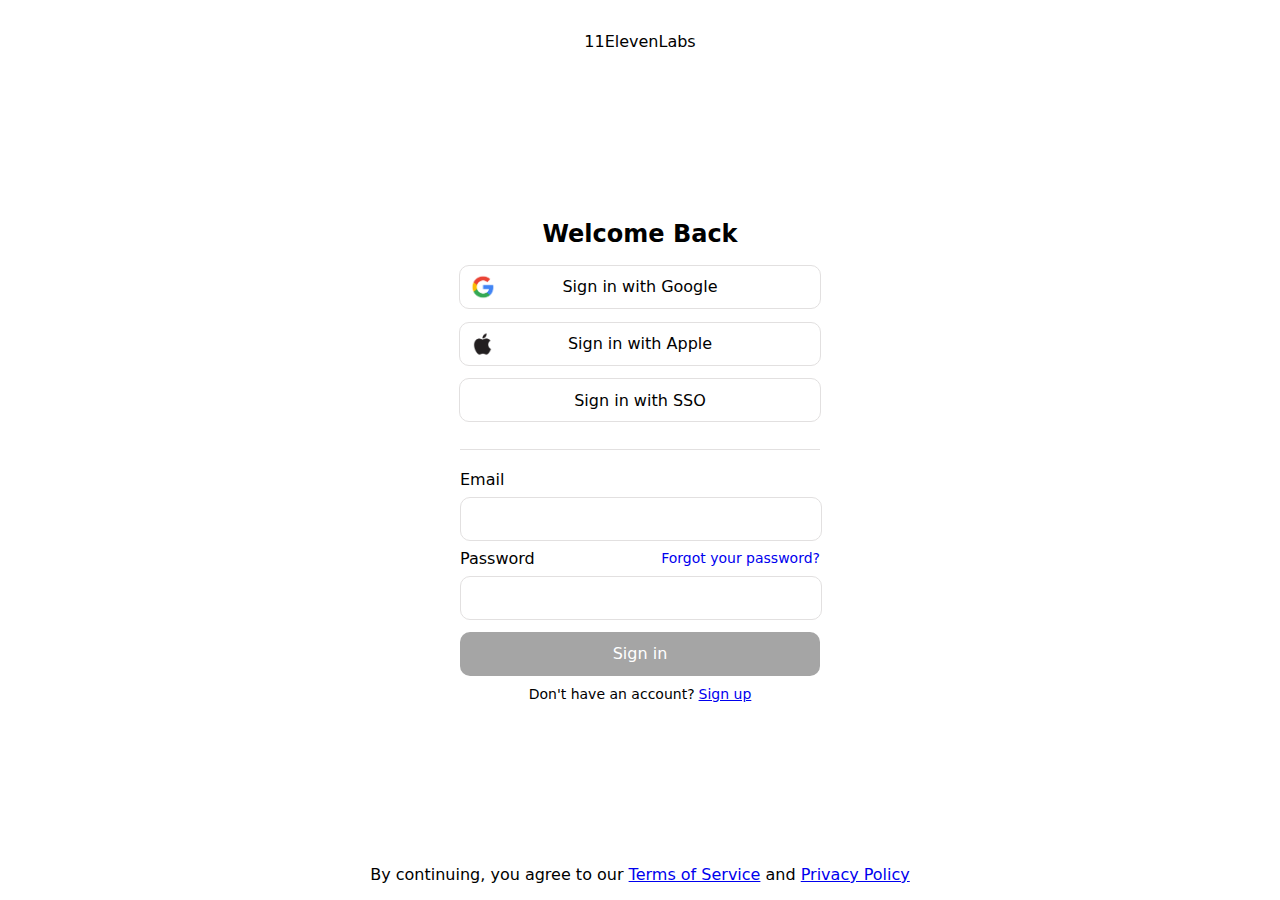
<file: Webdev/Assignment-01/01-ElevenLabsLogin/index.html>
<!DOCTYPE html>
<html lang="en">

<head>
    <meta charset="UTF-8">
    <meta name="viewport" content="width=device-width, initial-scale=1.0">
    <title>Eleven Labs | Login</title>
    <link rel="stylesheet" href="style.css">
    <link rel="preconnect" href="https://fonts.googleapis.com">
    <link rel="preconnect" href="https://fonts.gstatic.com" crossorigin>
    <link href="https://fonts.googleapis.com/css2?family=Roboto+Mono:ital,wght@0,100..700;1,100..700&display=swap"
        rel="stylesheet">
    <link rel="shortcut icon" href="./images/Untitled-2.png" type="image/x-icon">
</head>

<body>
    <div class="main">
        <div class="header">
            <p class="header-heading">11ElevenLabs</p>
        </div>

        <div class="content">
            <h2 class="content-heading">Welcome Back</h2>
            <div class="login-links">
                <a class="login-links-anchor" href="#">
                    <img class="login-links-image-google" src="./images/google-logo.png" alt="">
                    <p class="login-links-heading">Sign in with Google</p>
                </a>
            </div>

            <div class="login-links">
                <a class="login-links-anchor" href="#">
                    <img class="login-links-image-apple" src="./images/apple-logo.png" alt="">
                    <p class="login-links-heading">Sign in with Apple</p>
                </a>
            </div>

            <div class="login-links">
                <a class="login-links-anchor" href="#">
                    <p class="login-links-heading">Sign in with SSO</p>
                </a>
            </div>

            <div class="hor-margin"></div>

            <div class="login-cred">

                <div class="email">
                    <p class="login-cred-heading-email">Email</p>
                    <input class="login-cred-input" type="text">
                </div>

                <div class="password">
                    <div class="password-heading">
                        <p class="login-cred-heading-password">Password</p>
                        <a class="login-cred-secondary-heading hover-links" href="#">Forgot your password?</a>
                    </div>
                    <input class="login-cred-input" type="text">
                </div>

            </div>

            <div class="sign-in-btn">
                <a class="sign-in-btn-anchor" href="#">Sign in</a>
            </div>

            <div class="sign-up">
                <p class="sign-up-para">Don't have an account? </p>
                <a class="sign-up-anchor hover-links" href="#">Sign up</a>
            </div>
        </div>

        <div class="footer">By continuing, you agree to our <span><a href="#">Terms of Service</a></span> and <span><a
                    href="#">Privacy Policy</a></span></div>
    </div>
</body>

</html>
</file>
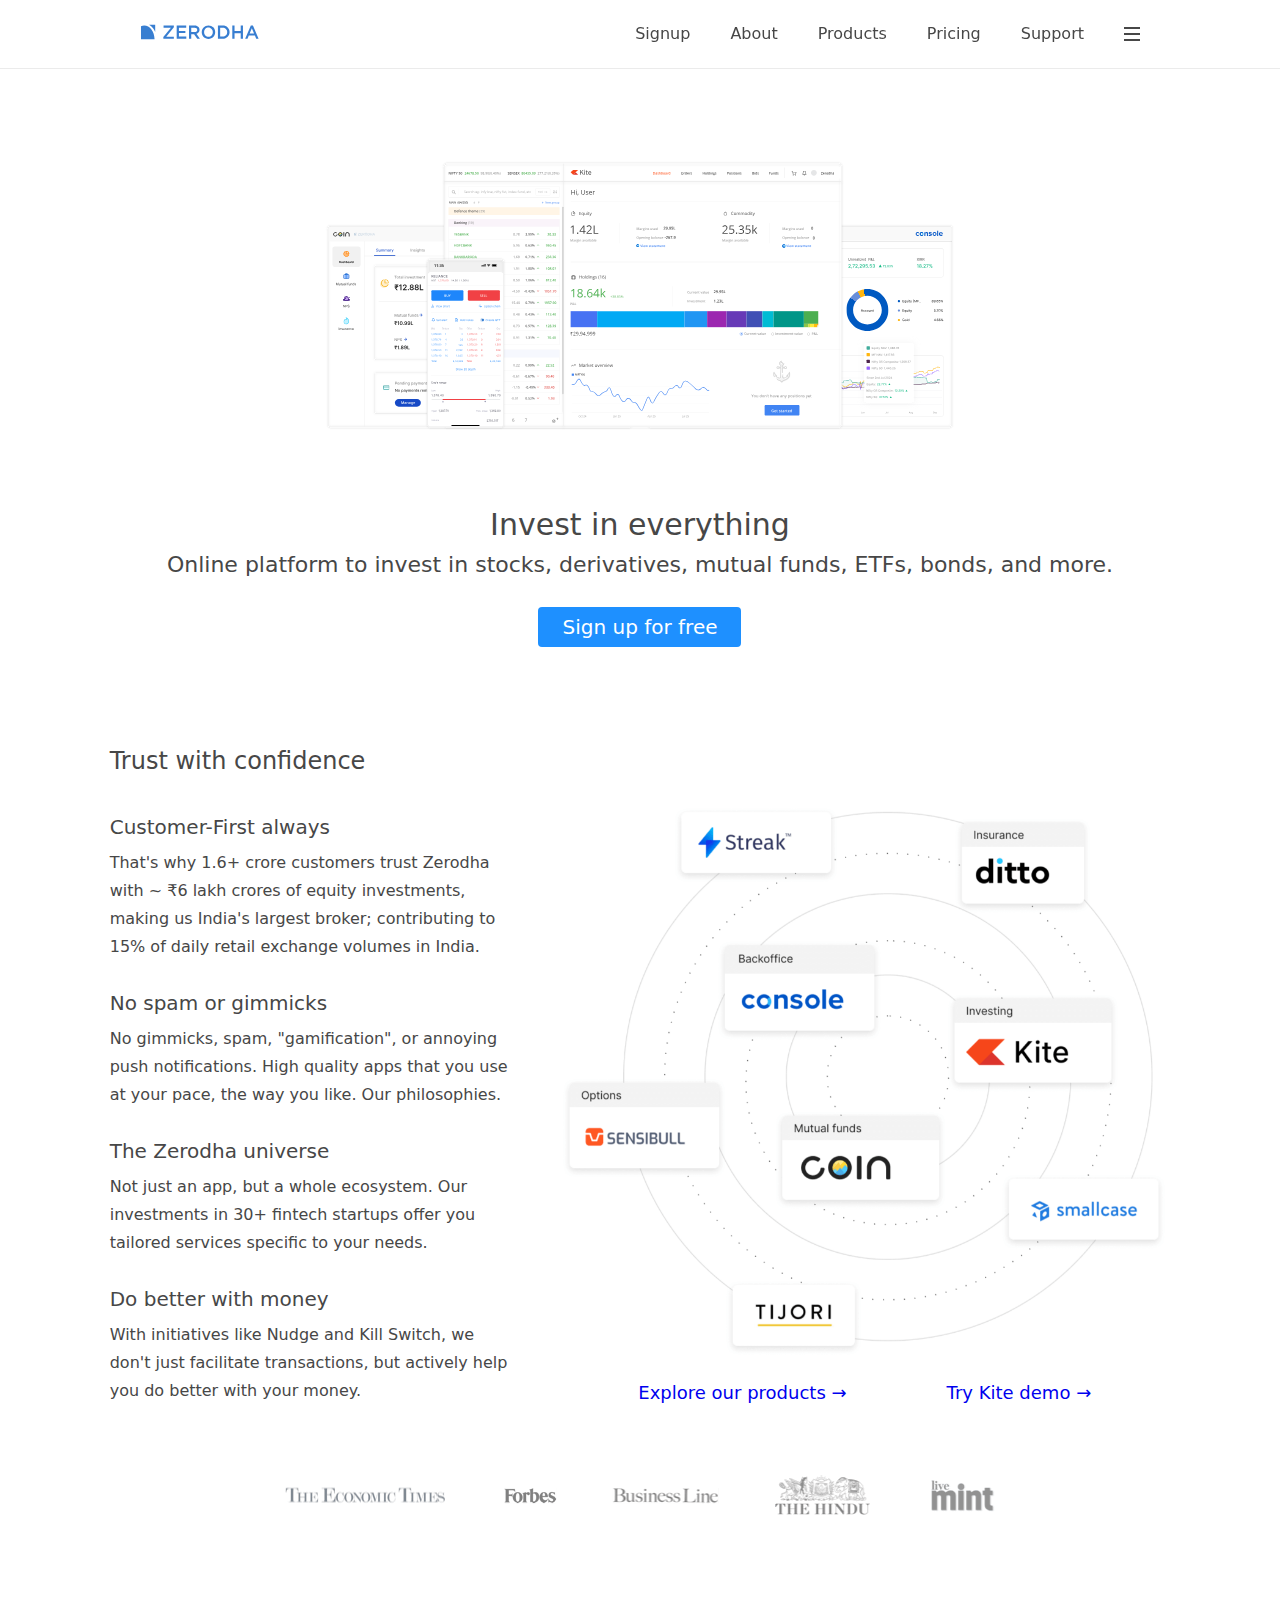
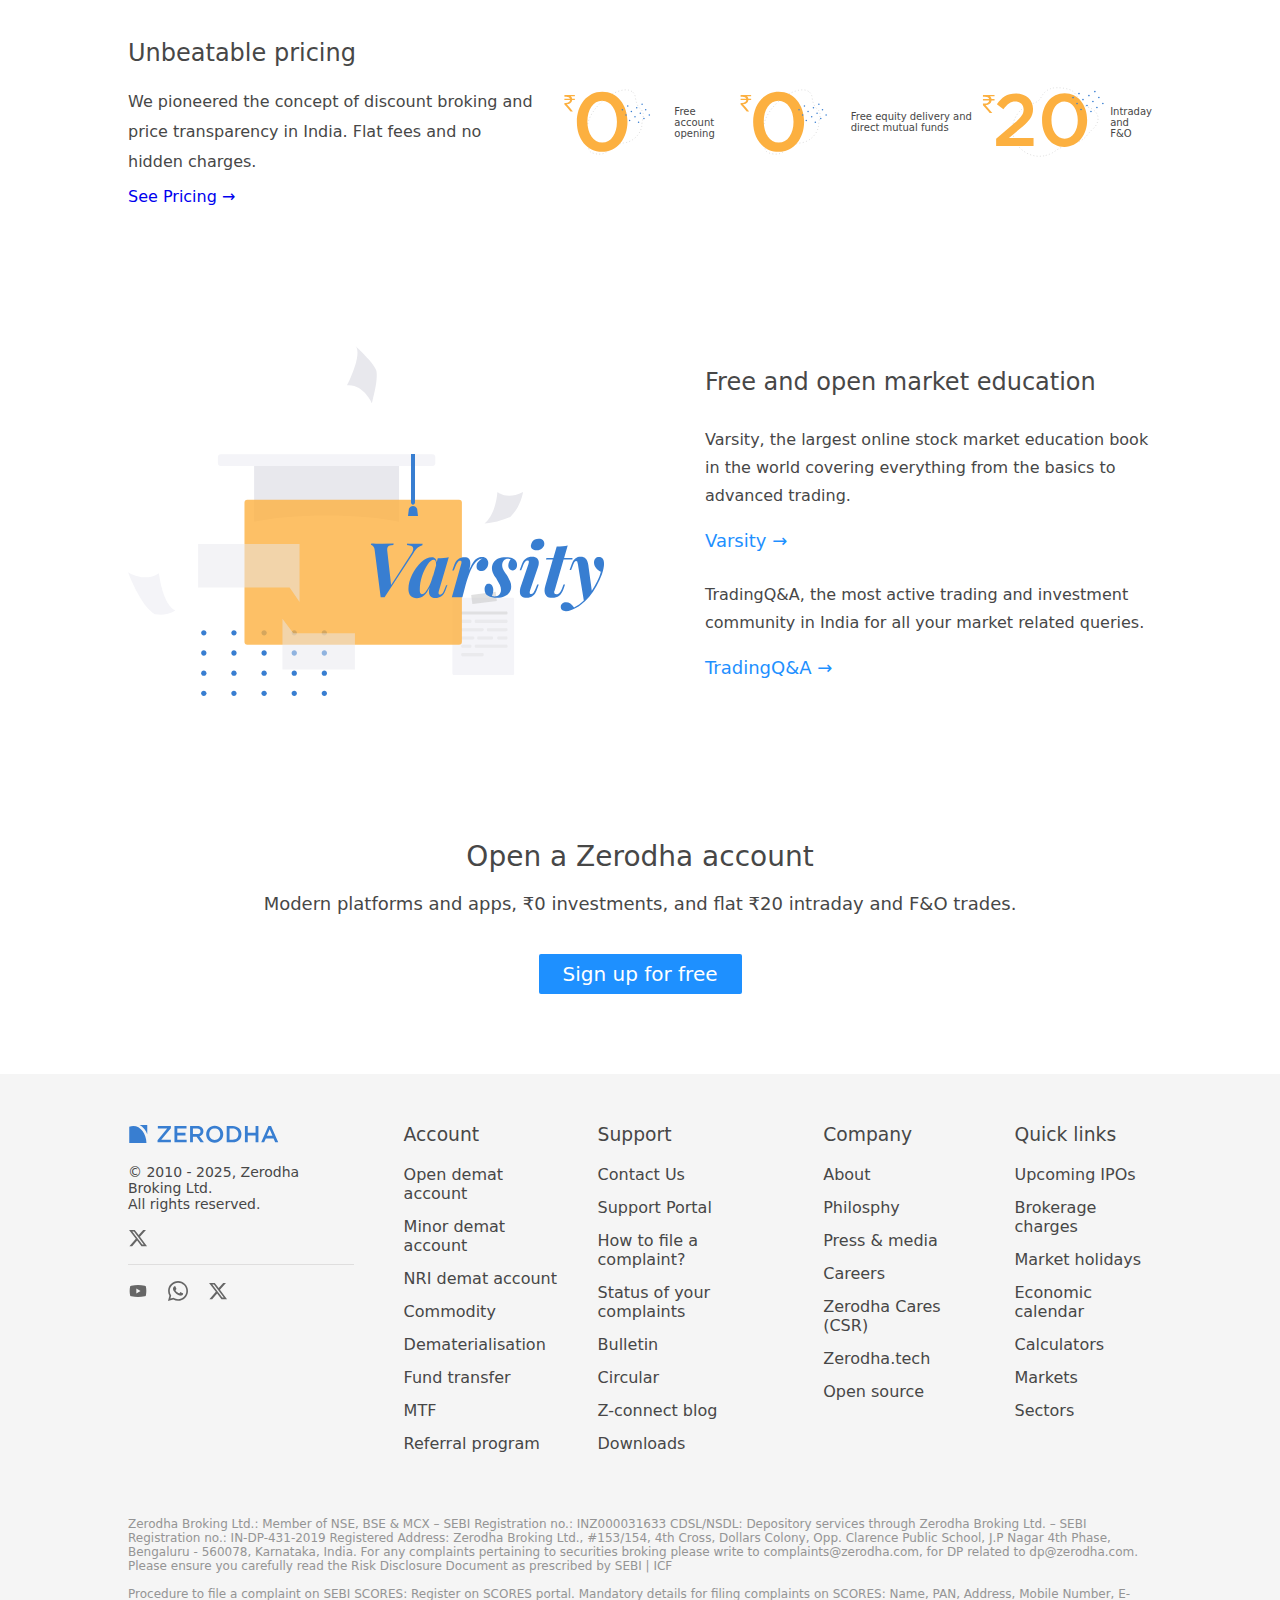
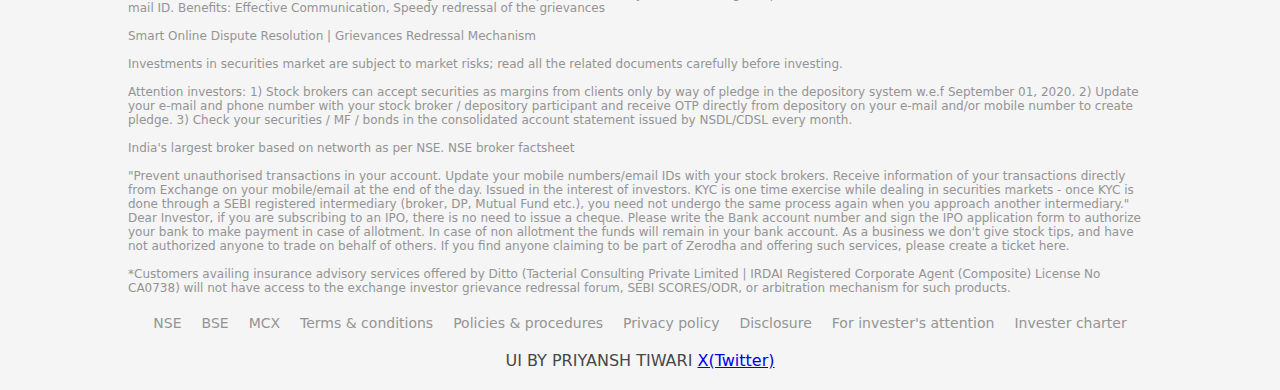
<file: Webdev/Warmup-Assignment/zerodha-frontend/index.html>
<!DOCTYPE html>
<html lang="en">

<head>
    <meta charset="UTF-8">
    <meta name="viewport" content="width=device-width, initial-scale=1.0">
    <title>Zerodha Frontend Clone</title>
    <link rel="stylesheet" href="style.css">
    <link rel="shortcut icon" href="./images/Untitled-2.png" type="image/x-icon">
</head>

<body>
    <main class="main-body">
        <!-- NAVBAR -->
        <div class="navbar">
            <div>
                <a href="#">
                    <img class="navbar-logo" src="./images/logo.svg" alt="Zerodha-Logo">
                </a>
            </div>

            <div class="navbar-content">
                <a class="navbar-links" href="#">Signup</a>
                <a class="navbar-links" href="#">About</a>
                <a class="navbar-links" href="#">Products</a>
                <a class="navbar-links" href="#">Pricing</a>
                <a class="navbar-links" href="#">Support</a>
                <div class="navbar-hamburger">
                    <div class="hamburger-lines"></div>
                    <div class="hamburger-lines"></div>
                    <div class="hamburger-lines"></div>
                </div>
            </div>
        </div>
        <!-- NAVBAR ENDS -->

        <!-- HERO-SECTION -->
        <div class="hero-section">
            <div>
                <img class="hero-img" src="./images/landing.svg" alt="hero-image">
            </div>

            <div class="hero-content">
                <h2 class="hero-heading">Invest in everything</h2>
                <p class="hero-para">Online platform to invest in stocks, derivatives, mutual funds, ETFs, bonds, and
                    more.</p>

                <button class="hero-btn">Sign up for free</button>
            </div>
        </div>
        <!-- HERO-SECTION ENDS -->

        <!-- ABOUT-SECTION STARTS -->
        <div class="about-section">
            <div class="about-content-top">
                <div class="about-left">
                    <h3 class="about-heading">Trust with confidence</h3>
                    <div class="about-left-box">
                        <h4 class="about-content-heading">Customer-First always</h4>
                        <p class="about-content-para">That's why 1.6+ crore customers trust Zerodha with ~ ₹6 lakh
                            crores of equity investments,
                            making us India's largest broker; contributing to 15% of daily retail exchange volumes in
                            India.</p>
                    </div>

                    <div class="about-left-box">
                        <h4 class="about-content-heading">No spam or gimmicks</h4>
                        <p class="about-content-para">No gimmicks, spam, "gamification", or annoying push notifications.
                            High quality apps that you
                            use at your pace, the way you like. Our philosophies.</p>
                    </div>

                    <div class="about-left-box">
                        <h4 class="about-content-heading">The Zerodha universe</h4>
                        <p class="about-content-para">Not just an app, but a whole ecosystem. Our investments in 30+
                            fintech startups offer you
                            tailored services specific to your needs.</p>
                    </div>

                    <div class="about-left-box">
                        <h4 class="about-content-heading">Do better with money</h4>
                        <p class="about-content-para">With initiatives like Nudge and Kill Switch, we don't just
                            facilitate transactions, but
                            actively help you do better with your money.</p>
                    </div>
                </div>
                <div class="about-right">
                    <div>
                        <img class="about-right-img" src="./images/ecosystem.png" alt="">
                    </div>

                    <div class="about-right-tags">
                        <a class="about-right-anchor" href="#">Explore our products <span>&rarr;</span></a>
                        <a class="about-right-anchor" href="#">Try Kite demo <span>&rarr;</span></a>
                    </div>
                </div>
            </div>
            <div class="about-content-bottom">
                <div>
                    <img class="about-bottom-img" src="./images/press-logos.png" alt="">
                </div>
            </div>
        </div>
        <!-- ABOUT-SECTION ENDS -->

        <!-- PRICING-SECTION STARTS -->
        <div class="pricing-section">
            <div class="pricing-section-content">
                <div class="pricing-left">
                    <h3 class="pricing-left-heading">Unbeatable pricing</h3>
                    <p class="pricing-left-para">We pioneered the concept of discount broking and price transparency in
                        India. Flat fees and no hidden charges.</p>
                    <div>
                        <a class="pricing-left-anchor" href="#">See Pricing <span>&rarr;</span></a>
                    </div>
                </div>

                <div class="pricing-right">
                    <div class="pricing-right-box">
                        <img class="pricing-right-img" src="./images/pricing-eq.svg" alt="">
                        <p class="pricing-right-para">Free account opening</p>
                    </div>
                    <div class="pricing-right-box">
                        <img class="pricing-right-img" src="./images/pricing-eq.svg" alt="">
                        <p class="pricing-right-para">Free equity delivery and direct mutual funds</p>
                    </div>
                    <div class="pricing-right-box">
                        <img class="pricing-right-img" src="./images/other-trades.svg" alt="">
                        <p class="pricing-right-para">Intraday and F&O</p>
                    </div>
                </div>
            </div>
        </div>
        <!-- PRICING-SECTION ENDS -->

        <!-- EDUCATION-SECTION STARTS -->
        <div class="education-section">
            <div class="education-section-content">
                <div class="education-section-content-left">
                    <img class="education-section-left-image" src="./images/index-education.svg" alt="">
                </div>

                <div class="education-section-content-right">
                    <h3 class="education-section-content-right-heading">Free and open market education</h3>
                    <p class="education-section-content-right-para">Varsity, the largest online stock market education
                        book in the world covering everything from the basics to advanced trading.</p>
                    <a class="education-section-content-right-anchor" href="#">Varsity <span>&rarr;</span></a>
                    <p class="education-section-content-right-para">TradingQ&A, the most active trading and investment
                        community in India for all your market related queries.</p>
                    <a class="education-section-content-right-anchor" href="#">TradingQ&A <span>&rarr;</span></a>
                </div>
            </div>
        </div>
        <!-- EDUCATION-SECTION ENDS -->


        <!-- ACCOUNT-SECTION STARTS -->
        <div class="account-section">
            <div class="account-content">
                <h2 class="account-heading">Open a Zerodha account</h2>
                <p class="account-para">Modern platforms and apps, ₹0 investments, and flat ₹20 intraday and F&O trades.
                </p>

                <button class="account-btn">Sign up for free</button>
            </div>
        </div>
        <!-- ACCOUNT-SECTION ENDS -->

        <!-- FOOTER-SECTION STARTS -->
        <div class="footer-section">
            <div class="footer-section-content">
                <div class="footer-content-top">
                    <div class="footer-left">
                        <img class="footer-left-logo" src="./images/logo.svg" alt="">
                        <p class="footer-left-para">© 2010 - 2025, Zerodha Broking Ltd.</p>
                        <p class="footer-left-para">All rights reserved.</p>
                        <div class="footer-left-contacts">
                            <img class="footer-left-contact-logo" src="./images/x-twitter.svg" alt="">
                            <!-- <img class="footer-left-contact-logo" src="./images/x-twitter.svg" alt="">
                            <img class="footer-left-contact-logo" src="./images/x-twitter.svg" alt="">
                            <img class="footer-left-contact-logo" src="./images/x-twitter.svg" alt=""> -->
                        </div>
                        <div class="footer-left-margin"></div>
                        <div class="footer-left-contacts">
                            <img class="footer-left-contact-logo" src="./images/youtube.svg" alt="">
                            <img class="footer-left-contact-logo" src="./images/whatsapp-logo.svg" alt="">
                            <img class="footer-left-contact-logo" src="./images/x-twitter.svg" alt="">
                        </div>
                    </div>
                    <div class="footer-right">
                        <div class="footer-about-right-content-box">
                            <h3 class="footer-about-right-content-box-heading">Account</h3>
                            <a class="footer-about-right-content-box-links" href="">Open demat account</a>
                            <a class="footer-about-right-content-box-links" href="">Minor demat account</a>
                            <a class="footer-about-right-content-box-links" href="">NRI demat account</a>
                            <a class="footer-about-right-content-box-links" href="">Commodity</a>
                            <a class="footer-about-right-content-box-links" href="">Dematerialisation</a>
                            <a class="footer-about-right-content-box-links" href="">Fund transfer</a>
                            <a class="footer-about-right-content-box-links" href="">MTF</a>
                            <a class="footer-about-right-content-box-links" href="">Referral program</a>
                        </div>

                        <div class="footer-about-right-content-box">
                            <h3 class="footer-about-right-content-box-heading">Support</h3>
                            <a class="footer-about-right-content-box-links" href="">Contact Us</a>
                            <a class="footer-about-right-content-box-links" href="">Support Portal</a>
                            <a class="footer-about-right-content-box-links" href="">How to file a complaint?</a>
                            <a class="footer-about-right-content-box-links" href="">Status of your complaints</a>
                            <a class="footer-about-right-content-box-links" href="">Bulletin</a>
                            <a class="footer-about-right-content-box-links" href="">Circular</a>
                            <a class="footer-about-right-content-box-links" href="">Z-connect blog</a>
                            <a class="footer-about-right-content-box-links" href="">Downloads</a>
                        </div>

                        <div class="footer-about-right-content-box">
                            <h3 class="footer-about-right-content-box-heading">Company</h3>
                            <a class="footer-about-right-content-box-links" href="">About</a>
                            <a class="footer-about-right-content-box-links" href="">Philosphy</a>
                            <a class="footer-about-right-content-box-links" href="">Press & media</a>
                            <a class="footer-about-right-content-box-links" href="">Careers</a>
                            <a class="footer-about-right-content-box-links" href="">Zerodha Cares (CSR)</a>
                            <a class="footer-about-right-content-box-links" href="">Zerodha.tech</a>
                            <a class="footer-about-right-content-box-links" href="">Open source</a>
                        </div>

                        <div class="footer-about-right-content-box">
                            <h3 class="footer-about-right-content-box-heading">Quick links</h3>
                            <a class="footer-about-right-content-box-links" href="">Upcoming IPOs</a>
                            <a class="footer-about-right-content-box-links" href="">Brokerage charges</a>
                            <a class="footer-about-right-content-box-links" href="">Market holidays</a>
                            <a class="footer-about-right-content-box-links" href="">Economic calendar</a>
                            <a class="footer-about-right-content-box-links" href="">Calculators</a>
                            <a class="footer-about-right-content-box-links" href="">Markets</a>
                            <a class="footer-about-right-content-box-links" href="">Sectors</a>
                        </div>
                    </div>
                </div>

                <div class="footer-content-bottom">
                    <div class="footer-content-bottom-paragraphs">
                        <p class="footer-content-bottom-para">Zerodha Broking Ltd.: Member of NSE, BSE​ &​ MCX – SEBI
                            Registration no.: INZ000031633 CDSL/NSDL: Depository services through Zerodha Broking Ltd. –
                            SEBI Registration no.: IN-DP-431-2019 Registered Address: Zerodha Broking Ltd., #153/154,
                            4th
                            Cross, Dollars Colony, Opp. Clarence Public School, J.P Nagar 4th Phase, Bengaluru - 560078,
                            Karnataka, India. For any complaints pertaining to securities broking please write to
                            complaints@zerodha.com, for DP related to dp@zerodha.com. Please ensure you carefully read
                            the
                            Risk Disclosure Document as prescribed by SEBI | ICF</p>
                        <p class="footer-content-bottom-para">Procedure to file a complaint on SEBI SCORES: Register on
                            SCORES portal. Mandatory details for filing complaints on SCORES: Name, PAN, Address, Mobile
                            Number, E-mail ID. Benefits: Effective Communication, Speedy redressal of the grievances</p>
                        <p class="footer-content-bottom-para">Smart Online Dispute Resolution | Grievances Redressal
                            Mechanism</p>
                        <p class="footer-content-bottom-para">Investments in securities market are subject to market
                            risks;
                            read all the related documents carefully before investing.</p>
                        <p class="footer-content-bottom-para">Attention investors: 1) Stock brokers can accept
                            securities as
                            margins from clients only by way of pledge in the depository system w.e.f September 01,
                            2020. 2)
                            Update your e-mail and phone number with your stock broker / depository participant and
                            receive
                            OTP directly from depository on your e-mail and/or mobile number to create pledge. 3) Check
                            your
                            securities / MF / bonds in the consolidated account statement issued by NSDL/CDSL every
                            month.
                        </p>
                        <p class="footer-content-bottom-para">India's largest broker based on networth as per NSE. NSE
                            broker factsheet</p>
                        <p class="footer-content-bottom-para">"Prevent unauthorised transactions in your account. Update
                            your mobile numbers/email IDs with your stock brokers. Receive information of your
                            transactions
                            directly from Exchange on your mobile/email at the end of the day. Issued in the interest of
                            investors. KYC is one time exercise while dealing in securities markets - once KYC is done
                            through a SEBI registered intermediary (broker, DP, Mutual Fund etc.), you need not undergo
                            the
                            same process again when you approach another intermediary." Dear Investor, if you are
                            subscribing to an IPO, there is no need to issue a cheque. Please write the Bank account
                            number
                            and sign the IPO application form to authorize your bank to make payment in case of
                            allotment.
                            In case of non allotment the funds will remain in your bank account. As a business we don't
                            give
                            stock tips, and have not authorized anyone to trade on behalf of others. If you find anyone
                            claiming to be part of Zerodha and offering such services, please create a ticket here.</p>
                        <p class="footer-content-bottom-para">*Customers availing insurance advisory services offered by
                            Ditto (Tacterial Consulting Private Limited | IRDAI Registered Corporate Agent (Composite)
                            License No CA0738) will not have access to the exchange investor grievance redressal forum,
                            SEBI
                            SCORES/ODR, or arbitration mechanism for such products.</p>
                    </div>
                    <div class="footer-content-bottom-links">
                        <a class="footer-content-bottom-links-anchor" href="#">NSE</a>
                        <a class="footer-content-bottom-links-anchor" href="#">BSE</a>
                        <a class="footer-content-bottom-links-anchor" href="#">MCX</a>
                        <a class="footer-content-bottom-links-anchor" href="#">Terms & conditions</a>
                        <a class="footer-content-bottom-links-anchor" href="#">Policies & procedures</a>
                        <a class="footer-content-bottom-links-anchor" href="#">Privacy policy</a>
                        <a class="footer-content-bottom-links-anchor" href="#">Disclosure</a>
                        <a class="footer-content-bottom-links-anchor" href="#">For invester's attention</a>
                        <a class="footer-content-bottom-links-anchor" href="#">Invester charter</a>
                    </div>

                    <p class="references">UI BY PRIYANSH TIWARI <a href="https://x.com/AscendEleven" target="_blank">X(Twitter)</a></p>
                </div>
            </div>
        </div>
        <!-- FOOTER-SECTION ENDS -->
    </main>
</body>

</html>
</file>
<file: Webdev/Assignment-01/01-ElevenLabsLogin/style.css>
* {
    margin: 0;
    padding: 0;
    /* font-family: "Roboto Mono", monospace; */
    font-family: system-ui, -apple-system, BlinkMacSystemFont, 'Segoe UI', Roboto, Oxygen, Ubuntu, Cantarell, 'Open Sans', 'Helvetica Neue', sans-serif;
    font-weight: 500;
}

:root {
    --primary-color : #e2e0e0;

    --secondary-color : #a5a5a5;

    --hover-color : #ebebeb44;
} 

.main {
    height: 100vh;
    display: flex;
    flex-direction: column;
    justify-content: space-between;
    align-items: center;
}

.header-heading {
    padding: 2rem;
}

.content {
    display: flex;
    flex-direction: column;
    justify-content: center;
    align-items: center;
    width: 360px;
}

.content-heading {
    margin-bottom: 10px;
    font-weight: 700;
}

.login-links {
    height: 42px;
    width: 100%;
    border: 1px solid var(--primary-color);
    border-radius: 10px;
    margin: 0.4rem;
    display: flex;
    justify-content: center;
    align-items: center;
}

.login-links-anchor {
    width: 100%;
    color: black;
}

.login-links-heading {
    width: 100%;
    text-align: center;
}

.login-links-anchor {
    position: relative;
    width: 100%;
    display: flex;
    justify-content: center;
    align-items: center;
    text-decoration: none;
    padding: 6px;
}

.login-links-image-google {
    height: 26px;
    position: absolute;
    left: 10px;
}

.login-links-image-apple {
    height: 26px;
    position: absolute;
    left: 8px;
}

.login-links:hover {
    background-color: var(--hover-color);
}

.hor-margin {
    margin: 20px;
    height: 1px;
    width: 100%;
    background-color: var(--primary-color);
}

.login-cred {
    width: 100%;
    display: flex;
    flex-direction: column;
    justify-content: flex-start;
}

.email {
    margin-bottom: 8px;
}

.login-cred-heading-email {
    margin-bottom: 8px;
}

.login-cred-input {
    width: 100%;
    height: 42px;
    border-radius: 10px;
    border: 1px solid var(--primary-color);
}

.password {
    margin-bottom: 8px;
}

.password-heading {
    display: flex;
    justify-content: space-between;
    align-items: center;
    margin-bottom: 8px;
}

.login-cred-heading-password {
    margin: 0;
}

.login-cred-secondary-heading {
    text-decoration: none;
    font-size: 14px;
}

.sign-in-btn {
    width: 100%;
    height: 44px;
    background-color: var(--secondary-color);
    border-radius: 10px;
    display: flex;
    justify-content: center;
    align-items: center;
    margin-top: 4px;
}

.sign-in-btn-anchor {
    color: white;
    text-decoration: none;
}

.sign-up {
    display: flex;
    justify-content: center;
    align-items: center;
    font-size: 14px;
    margin: 10px;
    gap: 4px;
}

.hover-links:hover {
    text-decoration: underline;
    text-decoration-color : var(--secondary-color);
}

.footer {
    font-weight: 400;
    padding: 1rem;
}
</file>
<file: Webdev/Warmup-Assignment/zerodha-frontend/style.css>
* {
    padding: 0;
    margin: 0;
    box-sizing: border-box;
    font-family: system-ui, -apple-system, BlinkMacSystemFont, 'Segoe UI', Roboto, Oxygen, Ubuntu, Cantarell, 'Open Sans', 'Helvetica Neue', sans-serif;
}

:root {
  --primary-color : #ffffff;
  --secondary-color : #1e90ff; 
  --ternary-color : #f5f5f5;  

  --text-color : #474747;
  --text-secondary-color : #949494;

  --button-hover-secondary : #161616;

  --margin-color : #dfdede;
}


html, body {
    background-color: var(--primary-color);
    color: var(--text-color);
}

/* NAVBAR-SECTION STARTS */
.navbar {
    display: flex;
    justify-content: space-between;
    padding: 24px 140px;
    position: sticky;
    top: 0;
    box-shadow: 0 1px 0 rgba(0,0,0,0.08);
    background-color: var(--primary-color);
}

.navbar-logo {  
    width: 120px;
}

.navbar-content {
    display: flex;
    gap: 40px;
}

.navbar-links {
    text-decoration: none;
    color: var(--text-color);
}

.navbar-links:hover {
    color: var(--secondary-color);
}

.navbar-hamburger {
    display: flex;
    flex-direction: column;
    gap: 4px;
    align-items: center;
    justify-content: center;
}

.hamburger-lines {
    width: 16px;
    height: 2px;
    background-color: var(--text-color);
}

.navbar-hamburger:hover {
    cursor: pointer;
}
/* NAVBAR-SECTION ENDS */

/* HERO-SECTION STARTS */
.hero-section {
    display: flex;
    flex-direction: column;
    align-items: center;
    justify-content: center;
    margin-bottom: 100px;
}

.hero-img {
    width: 650px;
    margin-top: 80px;
}

.hero-content {
    display: flex;
    flex-direction: column;
    align-items: center;
    justify-content: center;
    margin-top: 60px;
}

.hero-heading {
    font-size: 30px;
    font-weight: 500;
}

.hero-para {
    font-size: 22px;
    margin-top: 10px;
}

.hero-btn {
    margin-top: 30px;
    background-color: var(--secondary-color);
    color: var(--primary-color);
    padding: 8px 24px;
    border-radius: 4px;
    border: none;
    font-size: 20px;
    font-weight: 500;
}

.hero-btn:hover {
    background-color: var(--button-hover-secondary);
    cursor: pointer;
}
/* HERO-SECTION ENDS */

/* ABOUT-SECTION STARTS */
.about-section {
    display: flex;
    flex-direction: column;
    justify-content: center;
    align-items: center;
}

.about-content-top {
    display: flex;
    justify-content: center;
    align-items: center;
    gap: 40px;
    margin-bottom: 40px;
}

.about-left {
    width: 32%;
}

.about-heading {
    font-size: 24px;
    font-weight: 500;
    margin-bottom: 40px;
}

.about-content-heading {
    font-size: 20px;
    font-weight: 500;
    margin-bottom: 10px;
}

.about-content-para {
    line-height: 28px;
    margin-bottom: 30px;
}

.about-right {
    display: flex;
    flex-direction: column;
    align-items: center;
    justify-content: center;
}

.about-right-img {
    height: 600px;
}

.about-right-tags {
    display: flex;
    justify-content: center;
    align-items: center;
    gap: 100px;
}

.about-right-anchor {
    text-decoration: none;
    font-size: 18px;
}

.about-right-anchor:hover {
    color: var(--button-hover-secondary);
    cursor: pointer;
}
/* ABOUT-SECTION ENDS */

/* PRICING-SECTION STARTS */
.pricing-section {
    display: flex;
    justify-content: center;
    align-items: center;
    margin-top: 120px;
    margin-bottom: 140px;
}

.pricing-section-content {
    display: flex;
    justify-content: space-between;
    align-items: center;
    width: 80%;
}

.pricing-left {
    width: 54%;
}

.pricing-left-heading {
    font-size: 24px;
    font-weight: 500;
    margin-bottom: 20px;
}

.pricing-left-para {
    margin-bottom: 10px;
    line-height: 30px;
}

.pricing-left-anchor {
    text-decoration: none;
}

.pricing-left-anchor:hover {
    color: var(--button-hover-secondary);
    cursor: pointer;
}

.pricing-right {
    display: flex;
    justify-content: center;
    align-items: center;
}

.pricing-right-box {
    display: flex;
    justify-content: center;
    align-items: center;
}

.pricing-right-para {
    font-size: 10px;
}

.pricing-right-img {
    height: 100px;
}
/* PRICING-SECTION ENDS */


/* EDUCATION-SECTION STARTS */
.education-section {
    margin-top: 140px;
    margin-bottom: 140px;
    display: flex;
    justify-content: center;
    align-items: center;
}

.education-section-content {
    width: 80%;
    display: flex;
    justify-content: center;
    align-items: center;
    gap: 100px;
}

.education-section-content-right-heading {
    margin-bottom: 30px;
    font-size: 24px;
    font-weight: 500;
}

.education-section-content-right-para {
    line-height: 28px;
    margin-bottom: 20px;
    margin-top: 30px;
}

.education-section-content-right-anchor {
    text-decoration: none;
    color: var(--secondary-color);
    font-size: 18px;
}

.education-section-content-right-anchor:hover {
    color: var(--button-hover-secondary);
    cursor: pointer;
}
/* EDUCATION-SECTION ENDS */

/* ACCOUNT-SECTION STARTS */
.account-content {
    display: flex;
    flex-direction: column;
    align-items: center;
    justify-content: center;
    margin-top: 60px;
}

.account-heading {
    font-size: 28px;
    font-weight: 480;
    margin-bottom: 20px;
}

.account-para {
    font-size: 18px;
    margin-bottom: 40px;
}

.account-btn {
    background-color: var(--secondary-color);
    color: var(--primary-color);
    padding: 8px 24px;
    border-radius: 2px;
    border: none;
    font-size: 20px;
    font-weight: 500;
}

.account-btn:hover {
    background-color: var(--button-hover-secondary);
}
/* ACCOUNT-SECTION ENDS */

/* FOOTER-SECTION STARTS */
.footer-section {
    background-color: var(--ternary-color);
    margin-top: 80px;
}

.footer-section-content {
    display: flex;
    flex-direction: column;
    align-items: center;
    justify-content: center;
}

.footer-content-top {
    width: 80%;
    display: flex;
    align-items: start;
    gap: 50px;
    margin-bottom: 50px;
    margin-top: 50px;
}

.footer-left {
    width: 24%;
    display: flex;
    flex-direction: column;
    justify-content: start;
    align-items: start;
}

.footer-left-logo {
    height: 20px;
    margin-bottom: 20px;
}

.footer-left-contacts {
    margin-top: 16px;
    margin-bottom: 16px;
}

.footer-left-para {
    font-size: 14px;
}

.footer-left-margin {
    height: 1px;
    width: 100%;
    background-color: var(--margin-color);
}

.footer-left-contacts {
    display: flex;
    gap: 20px;
}

.footer-left-contact-logo {
    height: 20px;
}

.footer-right {
   display: flex;
   flex-direction: row;
   justify-content: center;
   align-items: start;
   gap: 40px;
}

.footer-about-right-content-box-heading {
    margin-bottom: 20px;
    font-weight: 500;
}

.footer-about-right-content-box-links {
    display: block;
    text-decoration: none;
    margin-bottom: 14px;
    color: var(--text-color);
}

.footer-about-right-content-box-links:hover {
    color: var(--secondary-color);
}

.footer-content-bottom {
    width: 80%;
    margin-bottom: 20px;
}

.footer-content-bottom-para {
    font-size: 12px;
    margin-bottom: 14px;
    color: var(--text-secondary-color);
}

.footer-content-bottom-links {
    display: flex;
    justify-content: center;
    align-items: center;
    gap: 20px;
    margin-top: 20px;
}

.footer-content-bottom-links-anchor {
    text-decoration: none;
    font-size: 14px;
    font-weight: 500;
    color: var(--text-secondary-color);
}

.footer-content-bottom-links-anchor:hover {
    color: var(--secondary-color);
}

.references {
    margin-top: 20px;
    text-align: center;
    font-weight: 500;
}
/* FOOTER-SECTION ENDS */
</file>
